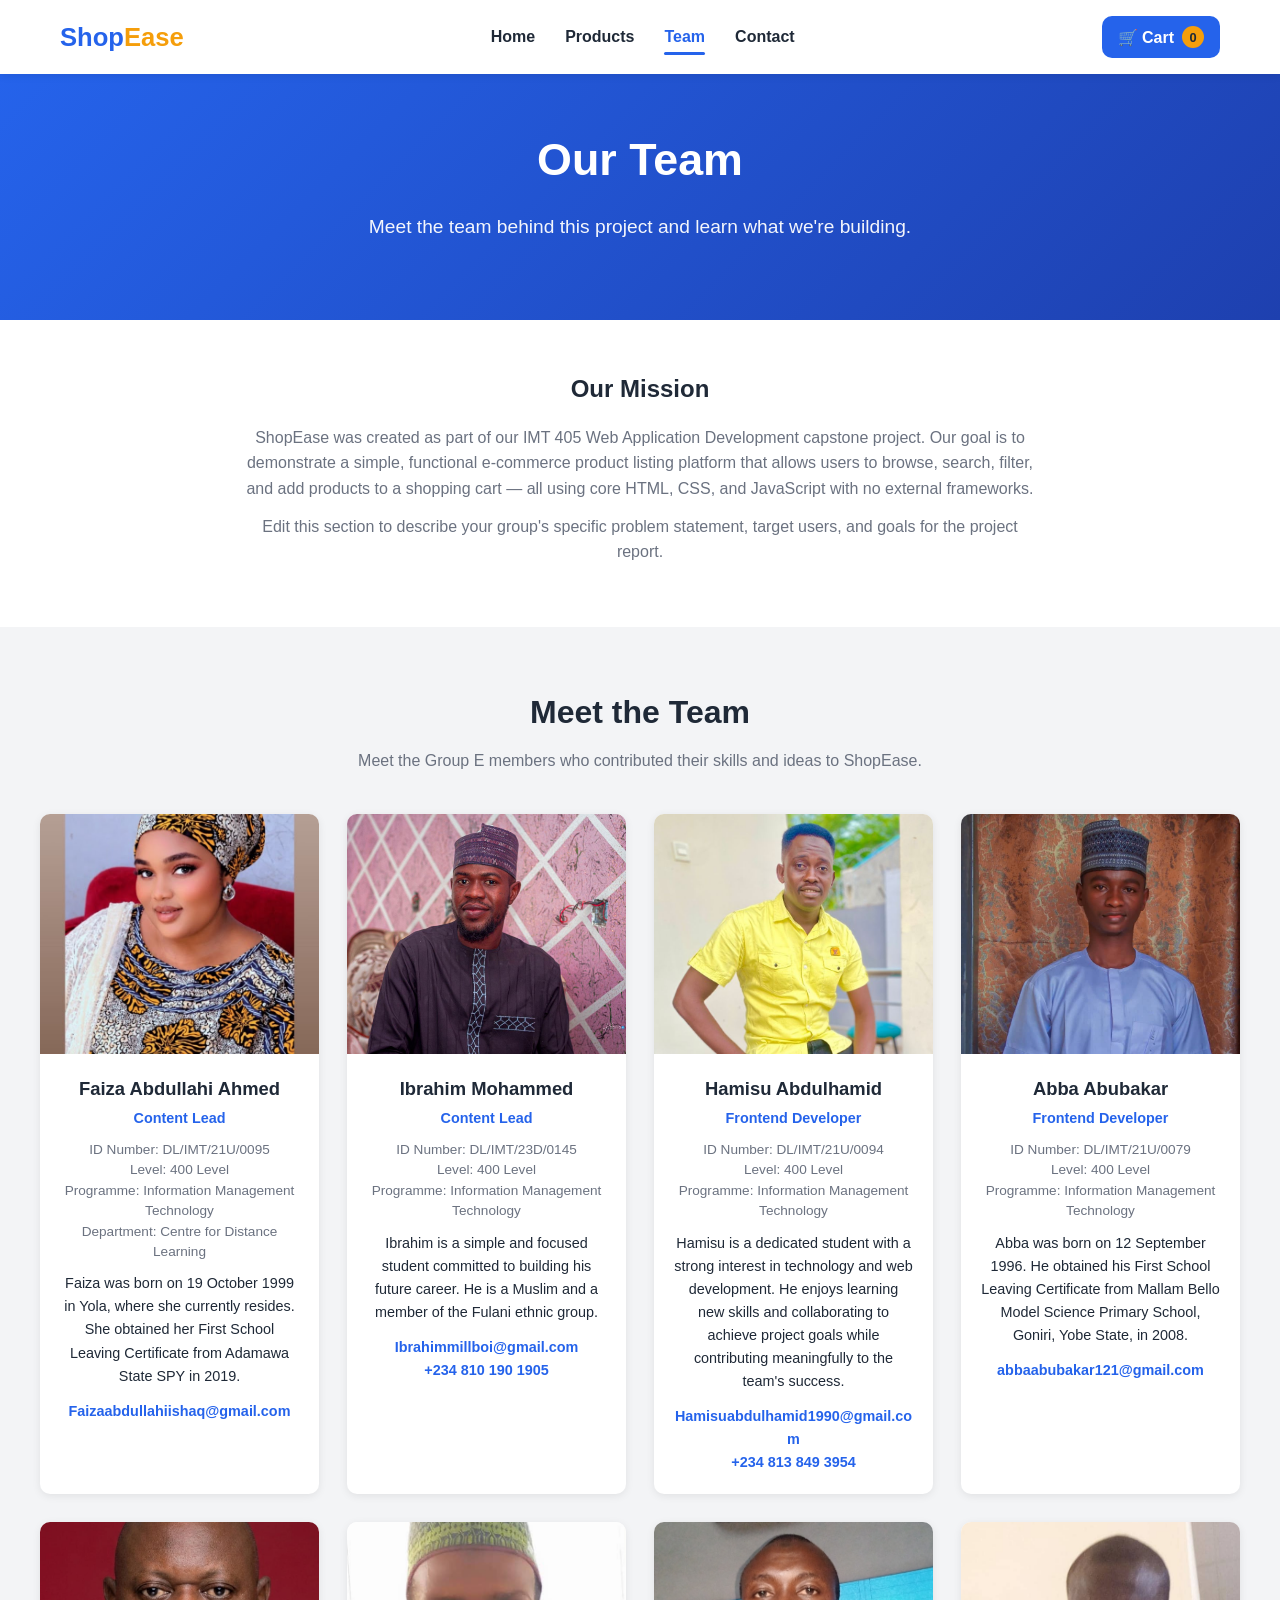
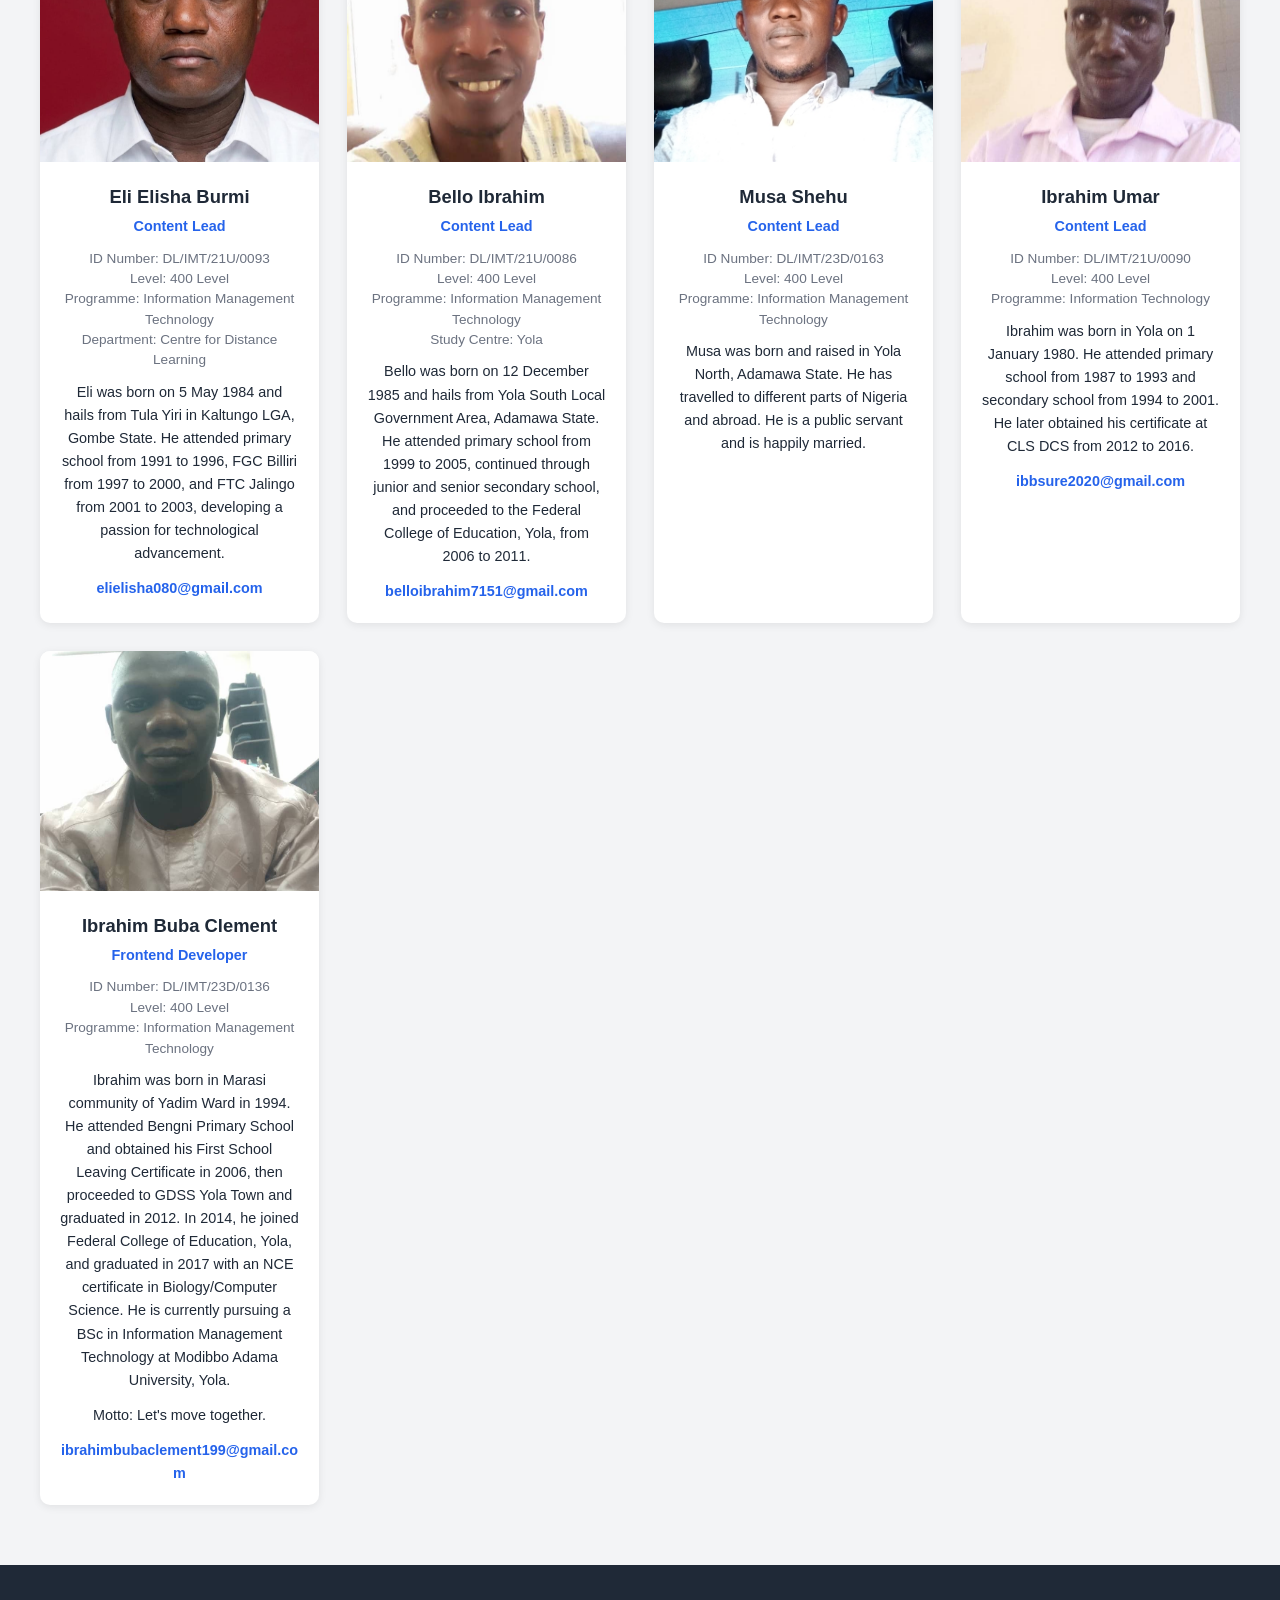
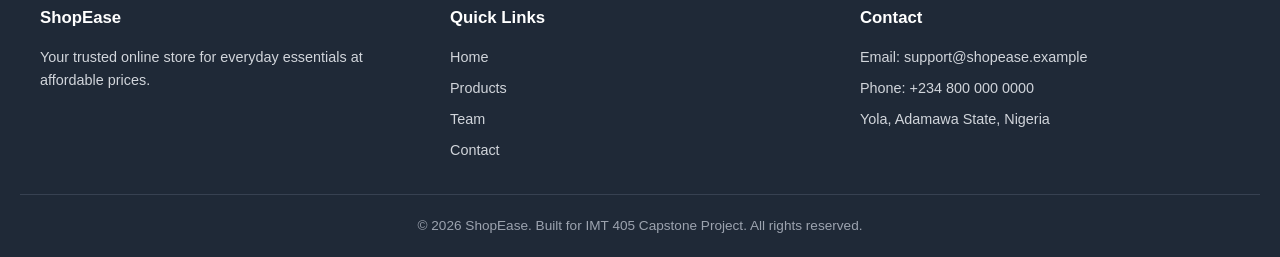
<file: about.html>
<!DOCTYPE html>
<html lang="en">
<head>
  <meta charset="UTF-8">
  <meta name="viewport" content="width=device-width, initial-scale=1.0">
  <title>Team — ShopEase</title>
  <link rel="stylesheet" href="css/style.css">
</head>
<body>

  <!-- ===== Header ===== -->
  <header>
    <nav class="navbar">
      <a href="index.html" class="logo">Shop<span>Ease</span></a>
      <ul class="nav-links" id="navLinks">
        <li><a href="index.html">Home</a></li>
        <li><a href="products.html">Products</a></li>
        <li><a href="about.html" class="active">Team</a></li>
        <li><a href="contact.html">Contact</a></li>
      </ul>
      <button class="nav-cart" id="cartBtn">
        🛒 Cart <span class="cart-count" id="cartCount">0</span>
      </button>
      <button class="menu-toggle" id="menuToggle" aria-label="Toggle menu">☰</button>
    </nav>
  </header>

  <!-- ===== Page Header ===== -->
  <section class="hero" style="padding:50px 20px;">
    <h1>Our Team</h1>
    <p>Meet the team behind this project and learn what we're building.</p>
  </section>

  <!-- ===== Mission ===== -->
  <section class="mission-section">
    <div class="mission-content">
      <h2>Our Mission</h2>
      <p>
        ShopEase was created as part of our IMT 405 Web Application Development capstone project.
        Our goal is to demonstrate a simple, functional e-commerce product listing platform that allows
        users to browse, search, filter, and add products to a shopping cart — all using core HTML, CSS,
        and JavaScript with no external frameworks.
      </p>
      <p>
        Edit this section to describe your group's specific problem statement, target users, and goals
        for the project report.
      </p>
    </div>
  </section>

  <!-- ===== Team Grid ===== -->
  <section class="section">
    <h2 class="section-title">Meet the Team</h2>
    <p class="section-subtitle">
      Meet the Group E members who contributed their skills and ideas to ShopEase.
    </p>

    <div class="team-grid">

      <!-- ===== TEAM MEMBER 1 ===== -->
      <div class="team-card">
        <img src="images/faiza.jpeg" alt="Faiza Abdullahi Ahmed" class="team-photo">
        <div class="team-info">
          <h3>Faiza Abdullahi Ahmed</h3>
          <div class="team-role">Content Lead</div>
          <div class="team-meta">
            ID Number: DL/IMT/21U/0095<br>
            Level: 400 Level<br>
            Programme: Information Management Technology<br>
            Department: Centre for Distance Learning
          </div>
          <p class="team-bio">
            Faiza was born on 19 October 1999 in Yola, where she currently resides. She
            obtained her First School Leaving Certificate from Adamawa State SPY in 2019.
          </p>
          <div class="team-links">
            <a href="mailto:Faizaabdullahiishaq@gmail.com">Faizaabdullahiishaq@gmail.com</a>
          </div>
        </div>
      </div>

      <!-- ===== TEAM MEMBER 2 ===== -->
      <div class="team-card">
        <img src="images/ibrahim.jpeg" alt="Ibrahim Mohammed" class="team-photo">
        <div class="team-info">
          <h3>Ibrahim Mohammed</h3>
          <div class="team-role">Content Lead</div>
          <div class="team-meta">
            ID Number: DL/IMT/23D/0145<br>
            Level: 400 Level<br>
            Programme: Information Management Technology
          </div>
          <p class="team-bio">
            Ibrahim is a simple and focused student committed to building his future career.
            He is a Muslim and a member of the Fulani ethnic group.
          </p>
          <div class="team-links">
            <a href="mailto:Ibrahimmillboi@gmail.com">Ibrahimmillboi@gmail.com</a>
            <a href="tel:+2348101901905">+234 810 190 1905</a>
          </div>
        </div>
      </div>

      <!-- ===== TEAM MEMBER 3 ===== -->
      <div class="team-card">
        <img src="images/hamisu.jpeg" alt="Hamisu Abdulhamid" class="team-photo">
        <div class="team-info">
          <h3>Hamisu Abdulhamid</h3>
          <div class="team-role">Frontend Developer</div>
          <div class="team-meta">
            ID Number: DL/IMT/21U/0094<br>
            Level: 400 Level<br>
            Programme: Information Management Technology
          </div>
          <p class="team-bio">
            Hamisu is a dedicated student with a strong interest in technology and web
            development. He enjoys learning new skills and collaborating to achieve project
            goals while contributing meaningfully to the team's success.
          </p>
          <div class="team-links">
            <a href="mailto:Hamisuabdulhamid1990@gmail.com">Hamisuabdulhamid1990@gmail.com</a>
            <a href="tel:+2348138493954">+234 813 849 3954</a>
          </div>
        </div>
      </div>

      <!-- ===== TEAM MEMBER 4 ===== -->
      <div class="team-card">
        <img src="images/abba.jpeg" alt="Abba Abubakar" class="team-photo">
        <div class="team-info">
          <h3>Abba Abubakar</h3>
          <div class="team-role">Frontend Developer</div>
          <div class="team-meta">
            ID Number: DL/IMT/21U/0079<br>
            Level: 400 Level<br>
            Programme: Information Management Technology
          </div>
          <p class="team-bio">
            Abba was born on 12 September 1996. He obtained his First School Leaving
            Certificate from Mallam Bello Model Science Primary School, Goniri, Yobe State,
            in 2008.
          </p>
          <div class="team-links">
            <a href="mailto:abbaabubakar121@gmail.com">abbaabubakar121@gmail.com</a>
          </div>
        </div>
      </div>

      <!-- ===== TEAM MEMBER 5 ===== -->
      <div class="team-card">
        <img src="images/eli.jpeg" alt="Eli Elisha Burmi" class="team-photo">
        <div class="team-info">
          <h3>Eli Elisha Burmi</h3>
          <div class="team-role">Content Lead</div>
          <div class="team-meta">
            ID Number: DL/IMT/21U/0093<br>
            Level: 400 Level<br>
            Programme: Information Management Technology<br>
            Department: Centre for Distance Learning
          </div>
          <p class="team-bio">
            Eli was born on 5 May 1984 and hails from Tula Yiri in Kaltungo LGA, Gombe
            State. He attended primary school from 1991 to 1996, FGC Billiri from 1997 to
            2000, and FTC Jalingo from 2001 to 2003, developing a passion for technological
            advancement.
          </p>
          <div class="team-links">
            <a href="mailto:elielisha080@gmail.com">elielisha080@gmail.com</a>
          </div>
        </div>
      </div>

      <!-- ===== TEAM MEMBER 6 ===== -->
      <div class="team-card">
        <img src="images/bello-ibrahim.jpeg" alt="Bello Ibrahim" class="team-photo">
        <div class="team-info">
          <h3>Bello Ibrahim</h3>
          <div class="team-role">Content Lead</div>
          <div class="team-meta">
            ID Number: DL/IMT/21U/0086<br>
            Level: 400 Level<br>
            Programme: Information Management Technology<br>
            Study Centre: Yola
          </div>
          <p class="team-bio">
            Bello was born on 12 December 1985 and hails from Yola South Local
            Government Area, Adamawa State. He attended primary school from 1999 to
            2005, continued through junior and senior secondary school, and proceeded
            to the Federal College of Education, Yola, from 2006 to 2011.
          </p>
          <div class="team-links">
            <a href="mailto:belloibrahim7151@gmail.com">belloibrahim7151@gmail.com</a>
          </div>
        </div>
      </div>

      <!-- ===== TEAM MEMBER 7 ===== -->
      <div class="team-card">
        <img src="images/musa-shehu.jpeg" alt="Musa Shehu" class="team-photo">
        <div class="team-info">
          <h3>Musa Shehu</h3>
          <div class="team-role">Content Lead</div>
          <div class="team-meta">
            ID Number: DL/IMT/23D/0163<br>
            Level: 400 Level<br>
            Programme: Information Management Technology
          </div>
          <p class="team-bio">
            Musa was born and raised in Yola North, Adamawa State. He has travelled
            to different parts of Nigeria and abroad. He is a public servant and is
            happily married.
          </p>
        </div>
      </div>

      <!-- ===== TEAM MEMBER 8 ===== -->
      <div class="team-card">
        <img src="images/ibrahim-umar.jpeg" alt="Ibrahim Umar" class="team-photo">
        <div class="team-info">
          <h3>Ibrahim Umar</h3>
          <div class="team-role">Content Lead</div>
          <div class="team-meta">
            ID Number: DL/IMT/21U/0090<br>
            Level: 400 Level<br>
            Programme: Information Technology
          </div>
          <p class="team-bio">
            Ibrahim was born in Yola on 1 January 1980. He attended primary school from
            1987 to 1993 and secondary school from 1994 to 2001. He later obtained his
            certificate at CLS DCS from 2012 to 2016.
          </p>
          <div class="team-links">
            <a href="mailto:ibbsure2020@gmail.com">ibbsure2020@gmail.com</a>
          </div>
        </div>
      </div>

      <!-- ===== TEAM MEMBER 9 ===== -->
      <div class="team-card">
        <img src="images/ibrahim-buba.jpeg" alt="Ibrahim Buba Clement" class="team-photo">
        <div class="team-info">
          <h3>Ibrahim Buba Clement</h3>
          <div class="team-role">Frontend Developer</div>
          <div class="team-meta">
            ID Number: DL/IMT/23D/0136<br>
            Level: 400 Level<br>
            Programme: Information Management Technology
          </div>
          <p class="team-bio">
            Ibrahim was born in Marasi community of Yadim Ward in 1994. He attended
            Bengni Primary School and obtained his First School Leaving Certificate in
            2006, then proceeded to GDSS Yola Town and graduated in 2012. In 2014, he
            joined Federal College of Education, Yola, and graduated in 2017 with an NCE
            certificate in Biology/Computer Science. He is currently pursuing a BSc in
            Information Management Technology at Modibbo Adama University, Yola.
          </p>
          <p class="team-bio">
            Motto: Let's move together.
          </p>
          <div class="team-links">
            <a href="mailto:ibrahimbubaclement199@gmail.com">ibrahimbubaclement199@gmail.com</a>
          </div>
        </div>
      </div>

    </div>
  </section>

  <!-- ===== Cart Sidebar ===== -->
  <div class="cart-overlay" id="cartOverlay"></div>
  <aside class="cart-sidebar" id="cartSidebar">
    <div class="cart-header">
      <h2>Your Cart</h2>
      <button class="close-cart" id="closeCart" aria-label="Close cart">×</button>
    </div>
    <div class="cart-items" id="cartItems"></div>
    <div class="cart-footer" id="cartFooter" style="display:none;">
      <div class="cart-total">
        <span>Total</span>
        <span id="cartTotal">₦0</span>
      </div>
      <button class="checkout-btn" id="checkoutBtn">Checkout</button>
    </div>
  </aside>

  <!-- ===== Footer ===== -->
  <footer>
    <div class="footer-content">
      <div class="footer-col">
        <h4>ShopEase</h4>
        <p>Your trusted online store for everyday essentials at affordable prices.</p>
      </div>
      <div class="footer-col">
        <h4>Quick Links</h4>
        <a href="index.html">Home</a>
        <a href="products.html">Products</a>
        <a href="about.html">Team</a>
        <a href="contact.html">Contact</a>
      </div>
      <div class="footer-col">
        <h4>Contact</h4>
        <p>Email: support@shopease.example</p>
        <p>Phone: +234 800 000 0000</p>
        <p>Yola, Adamawa State, Nigeria</p>
      </div>
    </div>
    <div class="footer-bottom">
      &copy; 2026 ShopEase. Built for IMT 405 Capstone Project. All rights reserved.
    </div>
  </footer>

  <script src="js/products.js"></script>
  <script src="js/cart.js"></script>
</body>
</html>
</file>
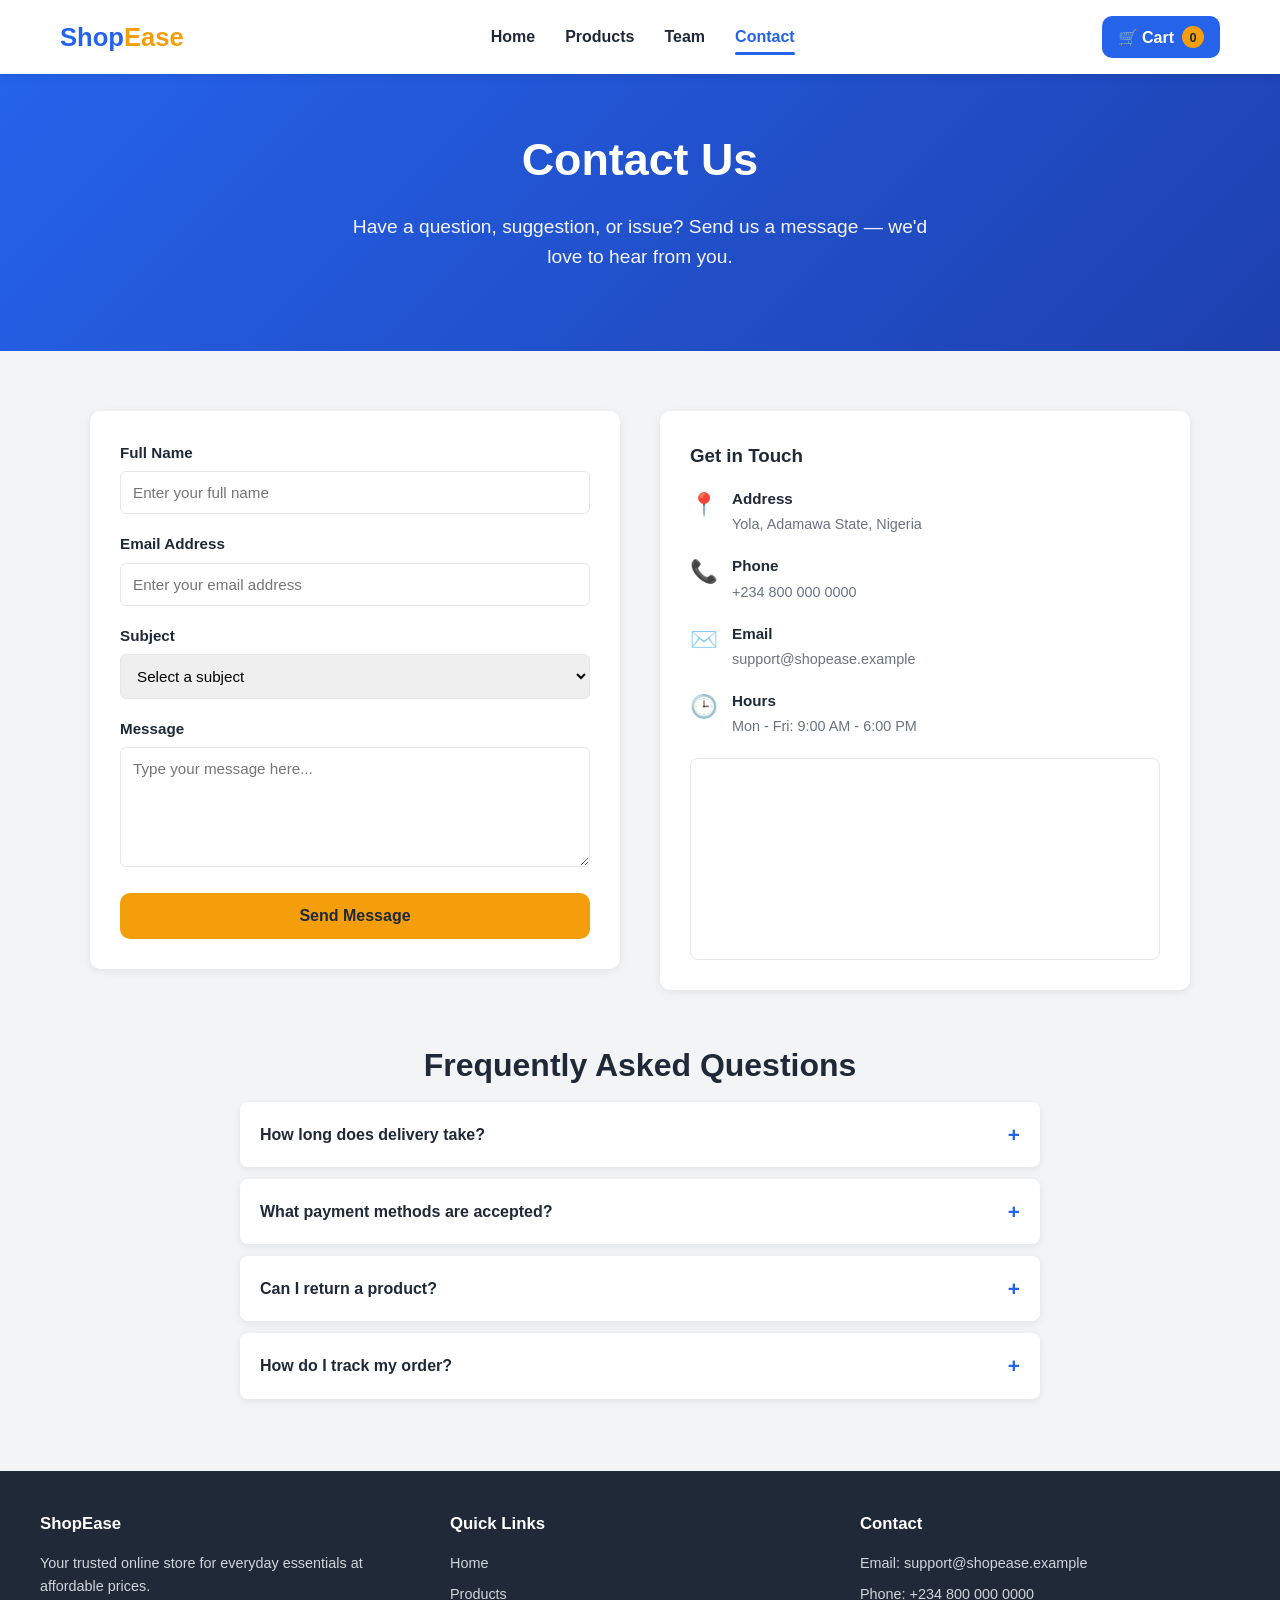
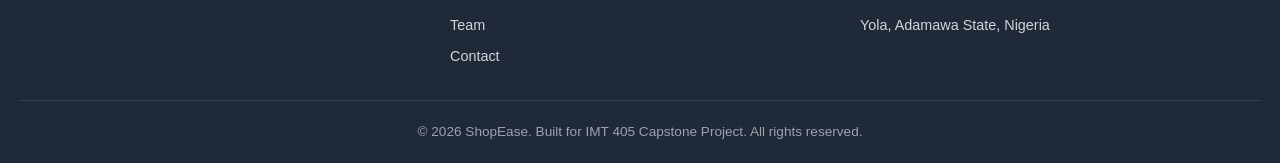
<file: contact.html>
<!DOCTYPE html>
<html lang="en">
<head>
  <meta charset="UTF-8">
  <meta name="viewport" content="width=device-width, initial-scale=1.0">
  <title>Contact Us — ShopEase</title>
  <link rel="stylesheet" href="css/style.css">
</head>
<body>

  <!-- ===== Header ===== -->
  <header>
    <nav class="navbar">
      <a href="index.html" class="logo">Shop<span>Ease</span></a>
      <ul class="nav-links" id="navLinks">
        <li><a href="index.html">Home</a></li>
        <li><a href="products.html">Products</a></li>
        <li><a href="about.html">Team</a></li>
        <li><a href="contact.html" class="active">Contact</a></li>
      </ul>
      <button class="nav-cart" id="cartBtn">
        🛒 Cart <span class="cart-count" id="cartCount">0</span>
      </button>
      <button class="menu-toggle" id="menuToggle" aria-label="Toggle menu">☰</button>
    </nav>
  </header>

  <!-- ===== Page Header ===== -->
  <section class="hero" style="padding:50px 20px;">
    <h1>Contact Us</h1>
    <p>Have a question, suggestion, or issue? Send us a message — we'd love to hear from you.</p>
  </section>

  <!-- ===== Contact Layout ===== -->
  <section class="section">
    <div class="contact-layout">

      <!-- Contact Form -->
      <div class="contact-form">
        <div class="form-success" id="formSuccess">
          ✅ Thank you! Your message has been received. We'll get back to you soon.
        </div>
        <form id="contactForm" novalidate>
          <div class="form-group" id="nameGroup">
            <label for="name">Full Name</label>
            <input type="text" id="name" name="name" placeholder="Enter your full name">
            <span class="error-msg">Please enter your full name.</span>
          </div>

          <div class="form-group" id="emailGroup">
            <label for="email">Email Address</label>
            <input type="email" id="email" name="email" placeholder="Enter your email address">
            <span class="error-msg">Please enter a valid email address.</span>
          </div>

          <div class="form-group" id="subjectGroup">
            <label for="subject">Subject</label>
            <select id="subject" name="subject">
              <option value="">Select a subject</option>
              <option value="general">General Inquiry</option>
              <option value="order">Order Support</option>
              <option value="feedback">Feedback / Suggestion</option>
              <option value="other">Other</option>
            </select>
            <span class="error-msg">Please select a subject.</span>
          </div>

          <div class="form-group" id="messageGroup">
            <label for="message">Message</label>
            <textarea id="message" name="message" placeholder="Type your message here..."></textarea>
            <span class="error-msg">Please enter a message (minimum 10 characters).</span>
          </div>

          <button type="submit" class="btn" style="width:100%;">Send Message</button>
        </form>
      </div>

      <!-- Contact Info -->
      <div class="contact-info">
        <h3>Get in Touch</h3>

        <div class="info-item">
          <div class="info-icon">📍</div>
          <div>
            <h4>Address</h4>
            <p>Yola, Adamawa State, Nigeria</p>
          </div>
        </div>

        <div class="info-item">
          <div class="info-icon">📞</div>
          <div>
            <h4>Phone</h4>
            <p>+234 800 000 0000</p>
          </div>
        </div>

        <div class="info-item">
          <div class="info-icon">✉️</div>
          <div>
            <h4>Email</h4>
            <p>support@shopease.example</p>
          </div>
        </div>

        <div class="info-item">
          <div class="info-icon">🕒</div>
          <div>
            <h4>Hours</h4>
            <p>Mon - Fri: 9:00 AM - 6:00 PM</p>
          </div>
        </div>

        <div class="map-placeholder">
          <iframe
            src="https://www.openstreetmap.org/export/embed.html?bbox=12.40%2C9.17%2C12.55%2C9.29&amp;layer=mapnik&amp;marker=9.2035%2C12.4954"
            loading="lazy"
            title="Map showing Yola, Adamawa State, Nigeria">
          </iframe>
        </div>
      </div>
    </div>

    <!-- ===== FAQ Accordion ===== -->
    <div class="faq-section">
      <h2 class="section-title">Frequently Asked Questions</h2>
      <div class="faq-item">
        <div class="faq-question">
          How long does delivery take?
          <span class="faq-toggle">+</span>
        </div>
        <div class="faq-answer">
          <p>Standard delivery typically takes 2-5 business days depending on your location within Nigeria.</p>
        </div>
      </div>
      <div class="faq-item">
        <div class="faq-question">
          What payment methods are accepted?
          <span class="faq-toggle">+</span>
        </div>
        <div class="faq-answer">
          <p>This is a demo project. In a real deployment, we would support bank transfer, card payments, and mobile money options.</p>
        </div>
      </div>
      <div class="faq-item">
        <div class="faq-question">
          Can I return a product?
          <span class="faq-toggle">+</span>
        </div>
        <div class="faq-answer">
          <p>Yes — items can be returned within 7 days of delivery, provided they are unused and in original packaging.</p>
        </div>
      </div>
      <div class="faq-item">
        <div class="faq-question">
          How do I track my order?
          <span class="faq-toggle">+</span>
        </div>
        <div class="faq-answer">
          <p>Once your order ships, you will receive a confirmation message with tracking details via email.</p>
        </div>
      </div>
    </div>
  </section>

  <!-- ===== Cart Sidebar ===== -->
  <div class="cart-overlay" id="cartOverlay"></div>
  <aside class="cart-sidebar" id="cartSidebar">
    <div class="cart-header">
      <h2>Your Cart</h2>
      <button class="close-cart" id="closeCart" aria-label="Close cart">×</button>
    </div>
    <div class="cart-items" id="cartItems"></div>
    <div class="cart-footer" id="cartFooter" style="display:none;">
      <div class="cart-total">
        <span>Total</span>
        <span id="cartTotal">₦0</span>
      </div>
      <button class="checkout-btn" id="checkoutBtn">Checkout</button>
    </div>
  </aside>

  <!-- ===== Footer ===== -->
  <footer>
    <div class="footer-content">
      <div class="footer-col">
        <h4>ShopEase</h4>
        <p>Your trusted online store for everyday essentials at affordable prices.</p>
      </div>
      <div class="footer-col">
        <h4>Quick Links</h4>
        <a href="index.html">Home</a>
        <a href="products.html">Products</a>
        <a href="about.html">Team</a>
        <a href="contact.html">Contact</a>
      </div>
      <div class="footer-col">
        <h4>Contact</h4>
        <p>Email: support@shopease.example</p>
        <p>Phone: +234 800 000 0000</p>
        <p>Yola, Adamawa State, Nigeria</p>
      </div>
    </div>
    <div class="footer-bottom">
      &copy; 2026 ShopEase. Built for IMT 405 Capstone Project. All rights reserved.
    </div>
  </footer>

  <script src="js/products.js"></script>
  <script src="js/cart.js"></script>
  <script>
    /* ============================
       Contact Form Validation
       ============================ */
    document.addEventListener("DOMContentLoaded", () => {
      const form = document.getElementById("contactForm");
      const successMsg = document.getElementById("formSuccess");

      function validateField(input, group, validateFn) {
        if (validateFn(input.value.trim())) {
          group.classList.remove("invalid");
          return true;
        } else {
          group.classList.add("invalid");
          return false;
        }
      }

      const validators = {
        name: v => v.length >= 2,
        email: v => /^[^\s@]+@[^\s@]+\.[^\s@]+$/.test(v),
        subject: v => v !== "",
        message: v => v.length >= 10
      };

      // Live validation on blur
      Object.keys(validators).forEach(field => {
        const input = document.getElementById(field);
        const group = document.getElementById(field + "Group");
        input.addEventListener("blur", () => validateField(input, group, validators[field]));
      });

      form.addEventListener("submit", (e) => {
        e.preventDefault();
        successMsg.classList.remove("show");

        let allValid = true;
        Object.keys(validators).forEach(field => {
          const input = document.getElementById(field);
          const group = document.getElementById(field + "Group");
          const valid = validateField(input, group, validators[field]);
          if (!valid) allValid = false;
        });

        if (allValid) {
          successMsg.classList.add("show");
          form.reset();
          document.querySelectorAll(".form-group").forEach(g => g.classList.remove("invalid"));
          successMsg.scrollIntoView({ behavior: "smooth", block: "center" });
        }
      });
    });

    /* ============================
       FAQ Accordion
       ============================ */
    document.addEventListener("DOMContentLoaded", () => {
      document.querySelectorAll(".faq-question").forEach(question => {
        question.addEventListener("click", () => {
          const item = question.parentElement;
          const wasOpen = item.classList.contains("open");

          document.querySelectorAll(".faq-item").forEach(i => i.classList.remove("open"));

          if (!wasOpen) {
            item.classList.add("open");
          }
        });
      });
    });
  </script>
</body>
</html>
</file>
<file: css/style.css>
/* ============================
   ShopEase - Global Styles
   ============================ */

:root {
  --primary: #2563eb;
  --primary-dark: #1d4ed8;
  --accent: #f59e0b;
  --dark: #1f2937;
  --gray: #6b7280;
  --light-gray: #f3f4f6;
  --border: #e5e7eb;
  --white: #ffffff;
  --success: #16a34a;
  --danger: #dc2626;
  --radius: 10px;
  --shadow: 0 2px 8px rgba(0, 0, 0, 0.08);
  --shadow-hover: 0 6px 18px rgba(0, 0, 0, 0.12);
}

* {
  margin: 0;
  padding: 0;
  box-sizing: border-box;
}

body {
  font-family: 'Segoe UI', Tahoma, Geneva, Verdana, sans-serif;
  color: var(--dark);
  background-color: var(--light-gray);
  line-height: 1.6;
}

img {
  max-width: 100%;
  display: block;
}

a {
  text-decoration: none;
  color: inherit;
}

ul {
  list-style: none;
}

.container {
  max-width: 1200px;
  margin: 0 auto;
  padding: 0 20px;
}

/* ============================
   Header / Navigation
   ============================ */
header {
  background-color: var(--white);
  box-shadow: var(--shadow);
  position: sticky;
  top: 0;
  z-index: 1000;
}

.navbar {
  display: flex;
  align-items: center;
  justify-content: space-between;
  padding: 16px 20px;
  max-width: 1200px;
  margin: 0 auto;
}

.logo {
  font-size: 1.6rem;
  font-weight: 800;
  color: var(--primary);
}

.logo span {
  color: var(--accent);
}

.nav-links {
  display: flex;
  gap: 30px;
}

.nav-links a {
  font-weight: 600;
  color: var(--dark);
  transition: color 0.2s;
  padding: 6px 0;
  position: relative;
}

.nav-links a:hover,
.nav-links a.active {
  color: var(--primary);
}

.nav-links a.active::after {
  content: '';
  position: absolute;
  bottom: -4px;
  left: 0;
  right: 0;
  height: 3px;
  background: var(--primary);
  border-radius: 2px;
}

.nav-cart {
  display: flex;
  align-items: center;
  gap: 8px;
  font-weight: 700;
  background: var(--primary);
  color: var(--white);
  padding: 10px 16px;
  border-radius: var(--radius);
  cursor: pointer;
  border: none;
  font-size: 1rem;
  transition: background 0.2s;
}

.nav-cart:hover {
  background: var(--primary-dark);
}

.cart-count {
  background: var(--accent);
  color: var(--dark);
  border-radius: 50%;
  font-size: 0.8rem;
  width: 22px;
  height: 22px;
  display: flex;
  align-items: center;
  justify-content: center;
  font-weight: 800;
}

.menu-toggle {
  display: none;
  background: none;
  border: none;
  font-size: 1.8rem;
  cursor: pointer;
  color: var(--dark);
}

/* ============================
   Hero Section
   ============================ */
.hero {
  background: linear-gradient(135deg, var(--primary) 0%, #1e40af 100%);
  color: var(--white);
  padding: 80px 20px;
  text-align: center;
}

.hero h1 {
  font-size: 2.8rem;
  margin-bottom: 16px;
}

.hero p {
  font-size: 1.2rem;
  max-width: 600px;
  margin: 0 auto 28px;
  opacity: 0.95;
}

.btn {
  display: inline-block;
  background: var(--accent);
  color: var(--dark);
  padding: 14px 32px;
  border-radius: var(--radius);
  font-weight: 700;
  font-size: 1rem;
  border: none;
  cursor: pointer;
  transition: transform 0.2s, box-shadow 0.2s;
}

.btn:hover {
  transform: translateY(-2px);
  box-shadow: var(--shadow-hover);
}

.btn-secondary {
  background: var(--white);
  color: var(--primary);
}

.btn-outline {
  background: transparent;
  border: 2px solid var(--white);
  color: var(--white);
}

/* ============================
   Section Headings
   ============================ */
.section {
  padding: 60px 20px;
}

.section-title {
  text-align: center;
  font-size: 2rem;
  margin-bottom: 10px;
}

.section-subtitle {
  text-align: center;
  color: var(--gray);
  margin-bottom: 40px;
  max-width: 600px;
  margin-left: auto;
  margin-right: auto;
}

/* ============================
   Features (Home page)
   ============================ */
.features-grid {
  display: grid;
  grid-template-columns: repeat(auto-fit, minmax(220px, 1fr));
  gap: 24px;
  max-width: 1200px;
  margin: 0 auto;
}

.feature-card {
  background: var(--white);
  border-radius: var(--radius);
  padding: 30px 20px;
  text-align: center;
  box-shadow: var(--shadow);
  transition: transform 0.2s, box-shadow 0.2s;
}

.feature-card:hover {
  transform: translateY(-5px);
  box-shadow: var(--shadow-hover);
}

.feature-icon {
  font-size: 2.5rem;
  margin-bottom: 14px;
}

.feature-card h3 {
  margin-bottom: 8px;
}

.feature-card p {
  color: var(--gray);
  font-size: 0.95rem;
}

/* ============================
   Featured Products Preview (Home)
   ============================ */
.preview-grid {
  display: grid;
  grid-template-columns: repeat(auto-fit, minmax(220px, 1fr));
  gap: 24px;
  max-width: 1200px;
  margin: 0 auto 30px;
}

.view-all-wrap {
  text-align: center;
}

/* ============================
   Products Page
   ============================ */
.shop-layout {
  display: grid;
  grid-template-columns: 250px 1fr;
  gap: 30px;
  max-width: 1200px;
  margin: 0 auto;
  padding: 40px 20px;
  align-items: start;
}

.filters {
  background: var(--white);
  border-radius: var(--radius);
  padding: 24px;
  box-shadow: var(--shadow);
  position: sticky;
  top: 90px;
}

.filters h3 {
  margin-bottom: 16px;
  font-size: 1.1rem;
}

.filter-group {
  margin-bottom: 24px;
}

.filter-group label {
  display: block;
  margin-bottom: 8px;
  font-weight: 600;
  font-size: 0.95rem;
}

.filter-group select,
.filter-group input[type="text"] {
  width: 100%;
  padding: 10px;
  border: 1px solid var(--border);
  border-radius: 6px;
  font-size: 0.95rem;
}

.filter-options label {
  font-weight: 400;
  display: flex;
  align-items: center;
  gap: 8px;
  margin-bottom: 8px;
  cursor: pointer;
}

.filter-options input {
  cursor: pointer;
}

.price-range {
  display: flex;
  align-items: center;
  gap: 10px;
  font-size: 0.9rem;
}

.price-range input[type="range"] {
  flex: 1;
}

#clearFiltersBtn {
  width: 100%;
  padding: 10px;
  background: var(--light-gray);
  border: 1px solid var(--border);
  border-radius: 6px;
  cursor: pointer;
  font-weight: 600;
  transition: background 0.2s;
}

#clearFiltersBtn:hover {
  background: var(--border);
}

.products-area-top {
  display: flex;
  justify-content: space-between;
  align-items: center;
  margin-bottom: 20px;
  flex-wrap: wrap;
  gap: 12px;
}

#resultsCount {
  color: var(--gray);
  font-size: 0.95rem;
}

.products-grid {
  display: grid;
  grid-template-columns: repeat(auto-fill, minmax(230px, 1fr));
  gap: 24px;
}

.product-card {
  background: var(--white);
  border-radius: var(--radius);
  overflow: hidden;
  box-shadow: var(--shadow);
  transition: transform 0.2s, box-shadow 0.2s;
  display: flex;
  flex-direction: column;
}

.product-card:hover {
  transform: translateY(-4px);
  box-shadow: var(--shadow-hover);
}

.product-img {
  width: 100%;
  height: 180px;
  object-fit: cover;
  background: var(--light-gray);
}

.product-info {
  padding: 16px;
  display: flex;
  flex-direction: column;
  flex: 1;
}

.product-category {
  font-size: 0.75rem;
  color: var(--primary);
  font-weight: 700;
  text-transform: uppercase;
  letter-spacing: 0.5px;
  margin-bottom: 6px;
}

.product-name {
  font-size: 1.05rem;
  font-weight: 700;
  margin-bottom: 6px;
}

.product-desc {
  color: var(--gray);
  font-size: 0.85rem;
  margin-bottom: 12px;
  flex: 1;
}

.product-price {
  font-size: 1.2rem;
  font-weight: 800;
  color: var(--dark);
  margin-bottom: 12px;
}

.product-price .old-price {
  font-size: 0.85rem;
  color: var(--gray);
  text-decoration: line-through;
  font-weight: 400;
  margin-left: 6px;
}

.add-to-cart-btn {
  width: 100%;
  padding: 10px;
  background: var(--primary);
  color: var(--white);
  border: none;
  border-radius: 6px;
  font-weight: 700;
  cursor: pointer;
  transition: background 0.2s;
}

.add-to-cart-btn:hover {
  background: var(--primary-dark);
}

.add-to-cart-btn.added {
  background: var(--success);
}

.no-results {
  text-align: center;
  padding: 60px 20px;
  color: var(--gray);
  grid-column: 1 / -1;
}

/* ============================
   Cart Sidebar
   ============================ */
.cart-overlay {
  position: fixed;
  inset: 0;
  background: rgba(0, 0, 0, 0.5);
  z-index: 1100;
  opacity: 0;
  visibility: hidden;
  transition: opacity 0.3s;
}

.cart-overlay.open {
  opacity: 1;
  visibility: visible;
}

.cart-sidebar {
  position: fixed;
  top: 0;
  right: 0;
  width: 360px;
  max-width: 90%;
  height: 100vh;
  height: 100dvh;
  background: var(--white);
  z-index: 1200;
  display: flex;
  flex-direction: column;
  transform: translateX(calc(100% + 24px));
  visibility: hidden;
  transition: transform 0.3s ease, visibility 0s linear 0.3s;
  box-shadow: -4px 0 20px rgba(0, 0, 0, 0.15);
  will-change: transform;
}

.cart-sidebar.open {
  transform: translateX(0);
  visibility: visible;
  transition-delay: 0s;
}

body.cart-open {
  overflow: hidden;
}

.cart-header {
  display: flex;
  justify-content: space-between;
  align-items: center;
  padding: 20px;
  border-bottom: 1px solid var(--border);
}

.cart-header h2 {
  font-size: 1.3rem;
}

.close-cart {
  background: none;
  border: none;
  font-size: 1.6rem;
  cursor: pointer;
  color: var(--gray);
}

.cart-items {
  flex: 1;
  overflow-y: auto;
  padding: 10px 20px;
}

.cart-item {
  display: flex;
  gap: 12px;
  padding: 14px 0;
  border-bottom: 1px solid var(--border);
}

.cart-item img {
  width: 60px;
  height: 60px;
  object-fit: cover;
  border-radius: 6px;
}

.cart-item-info {
  flex: 1;
}

.cart-item-info h4 {
  font-size: 0.95rem;
  margin-bottom: 4px;
}

.cart-item-price {
  color: var(--primary);
  font-weight: 700;
  font-size: 0.9rem;
}

.cart-item-qty {
  display: flex;
  align-items: center;
  gap: 8px;
  margin-top: 8px;
}

.qty-btn {
  width: 26px;
  height: 26px;
  border: 1px solid var(--border);
  background: var(--white);
  border-radius: 4px;
  cursor: pointer;
  font-weight: 700;
  font-size: 1rem;
  line-height: 1;
}

.qty-btn:hover {
  background: var(--light-gray);
}

.remove-item {
  background: none;
  border: none;
  color: var(--danger);
  cursor: pointer;
  font-size: 0.85rem;
  font-weight: 600;
  margin-left: auto;
}

.cart-empty {
  text-align: center;
  color: var(--gray);
  padding: 40px 20px;
}

.cart-footer {
  border-top: 1px solid var(--border);
  padding: 20px;
}

.cart-total {
  display: flex;
  justify-content: space-between;
  font-size: 1.1rem;
  font-weight: 800;
  margin-bottom: 16px;
}

.checkout-btn {
  width: 100%;
  padding: 14px;
  background: var(--accent);
  color: var(--dark);
  border: none;
  border-radius: var(--radius);
  font-weight: 800;
  font-size: 1rem;
  cursor: pointer;
}

.checkout-btn:hover {
  opacity: 0.9;
}

/* ============================
   Toast notification
   ============================ */
.toast {
  position: fixed;
  bottom: 24px;
  right: 24px;
  background: var(--dark);
  color: var(--white);
  padding: 14px 22px;
  border-radius: 8px;
  font-weight: 600;
  z-index: 1300;
  opacity: 0;
  transform: translateY(20px);
  transition: opacity 0.3s, transform 0.3s;
  pointer-events: none;
}

.toast.show {
  opacity: 1;
  transform: translateY(0);
}

/* ============================
   Team page
   ============================ */
.team-grid {
  display: grid;
  grid-template-columns: repeat(auto-fit, minmax(260px, 1fr));
  gap: 28px;
  max-width: 1200px;
  margin: 0 auto;
}

.team-card {
  background: var(--white);
  border-radius: var(--radius);
  overflow: hidden;
  box-shadow: var(--shadow);
  text-align: center;
  transition: transform 0.2s, box-shadow 0.2s;
}

.team-card:hover {
  transform: translateY(-4px);
  box-shadow: var(--shadow-hover);
}

.team-photo {
  width: 100%;
  height: 240px;
  object-fit: cover;
  background: var(--light-gray);
}

.team-info {
  padding: 20px;
}

.team-info h3 {
  font-size: 1.15rem;
  margin-bottom: 4px;
}

.team-role {
  color: var(--primary);
  font-weight: 700;
  font-size: 0.9rem;
  margin-bottom: 10px;
}

.team-meta {
  font-size: 0.85rem;
  color: var(--gray);
  margin-bottom: 10px;
  line-height: 1.5;
}

.team-bio {
  font-size: 0.9rem;
  color: var(--dark);
  margin-bottom: 12px;
}

.team-links a {
  display: block;
  color: var(--primary);
  font-weight: 600;
  font-size: 0.9rem;
  overflow-wrap: anywhere;
}

.mission-section {
  background: var(--white);
  padding: 50px 20px;
}

.mission-content {
  max-width: 800px;
  margin: 0 auto;
  text-align: center;
}

.mission-content h2 {
  margin-bottom: 16px;
}

.mission-content p {
  color: var(--gray);
  margin-bottom: 12px;
}

/* ============================
   Contact Page
   ============================ */
.contact-layout {
  display: grid;
  grid-template-columns: 1fr 1fr;
  gap: 40px;
  max-width: 1100px;
  margin: 0 auto;
  align-items: start;
}

.contact-form {
  background: var(--white);
  border-radius: var(--radius);
  padding: 30px;
  box-shadow: var(--shadow);
}

.form-group {
  margin-bottom: 18px;
}

.form-group label {
  display: block;
  margin-bottom: 6px;
  font-weight: 600;
  font-size: 0.95rem;
}

.form-group input,
.form-group select,
.form-group textarea {
  width: 100%;
  padding: 12px;
  border: 1px solid var(--border);
  border-radius: 6px;
  font-size: 0.95rem;
  font-family: inherit;
}

.form-group textarea {
  resize: vertical;
  min-height: 120px;
}

.error-msg {
  color: var(--danger);
  font-size: 0.82rem;
  margin-top: 4px;
  display: none;
}

.form-group.invalid input,
.form-group.invalid textarea,
.form-group.invalid select {
  border-color: var(--danger);
}

.form-group.invalid .error-msg {
  display: block;
}

.form-success {
  display: none;
  background: #dcfce7;
  color: var(--success);
  padding: 14px;
  border-radius: 8px;
  margin-bottom: 18px;
  font-weight: 600;
  text-align: center;
}

.form-success.show {
  display: block;
}

.contact-info {
  background: var(--white);
  border-radius: var(--radius);
  padding: 30px;
  box-shadow: var(--shadow);
}

.contact-info h3 {
  margin-bottom: 16px;
}

.info-item {
  display: flex;
  gap: 14px;
  margin-bottom: 18px;
  align-items: flex-start;
}

.info-icon {
  font-size: 1.4rem;
  flex-shrink: 0;
}

.info-item h4 {
  font-size: 0.95rem;
  margin-bottom: 2px;
}

.info-item p {
  color: var(--gray);
  font-size: 0.9rem;
}

.map-placeholder {
  margin-top: 20px;
  border-radius: 8px;
  overflow: hidden;
  border: 1px solid var(--border);
}

.map-placeholder iframe {
  width: 100%;
  height: 200px;
  border: 0;
  display: block;
}

/* ============================
   FAQ accordion (Contact page interactive extra)
   ============================ */
.faq-section {
  max-width: 800px;
  margin: 50px auto 0;
}

.faq-item {
  background: var(--white);
  border-radius: 8px;
  margin-bottom: 12px;
  box-shadow: var(--shadow);
  overflow: hidden;
}

.faq-question {
  padding: 16px 20px;
  cursor: pointer;
  font-weight: 700;
  display: flex;
  justify-content: space-between;
  align-items: center;
}

.faq-answer {
  padding: 0 20px;
  max-height: 0;
  overflow: hidden;
  transition: max-height 0.3s ease, padding 0.3s ease;
  color: var(--gray);
}

.faq-item.open .faq-answer {
  max-height: 200px;
  padding: 0 20px 16px;
}

.faq-item.open .faq-toggle {
  transform: rotate(45deg);
}

.faq-toggle {
  transition: transform 0.2s;
  font-size: 1.3rem;
  color: var(--primary);
}

/* ============================
   Footer
   ============================ */
footer {
  background: var(--dark);
  color: var(--white);
  padding: 40px 20px 20px;
  margin-top: 0;
}

.footer-content {
  max-width: 1200px;
  margin: 0 auto;
  display: grid;
  grid-template-columns: repeat(auto-fit, minmax(200px, 1fr));
  gap: 30px;
  margin-bottom: 24px;
}

.footer-col h4 {
  margin-bottom: 14px;
  font-size: 1.05rem;
}

.footer-col p,
.footer-col a {
  color: #d1d5db;
  font-size: 0.9rem;
  display: block;
  margin-bottom: 8px;
}

.footer-col a:hover {
  color: var(--white);
}

.footer-bottom {
  text-align: center;
  border-top: 1px solid #374151;
  padding-top: 20px;
  font-size: 0.85rem;
  color: #9ca3af;
}

/* ============================
   Responsive
   ============================ */
@media (max-width: 900px) {
  .shop-layout {
    grid-template-columns: 1fr;
  }

  .filters {
    position: static;
  }

  .contact-layout {
    grid-template-columns: 1fr;
  }
}

@media (max-width: 768px) {
  .menu-toggle {
    display: block;
  }

  .nav-links {
    position: absolute;
    top: 100%;
    left: 0;
    right: 0;
    background: var(--white);
    flex-direction: column;
    padding: 10px 20px;
    box-shadow: var(--shadow);
    display: none;
    gap: 14px;
  }

  .nav-links.open {
    display: flex;
  }

  .hero h1 {
    font-size: 2rem;
  }

  .hero p {
    font-size: 1rem;
  }

  .cart-sidebar {
    width: 100%;
    max-width: none;
  }
}

@media (max-width: 480px) {
  .features-grid,
  .preview-grid,
  .products-grid,
  .team-grid {
    grid-template-columns: 1fr;
  }
}
</file>
